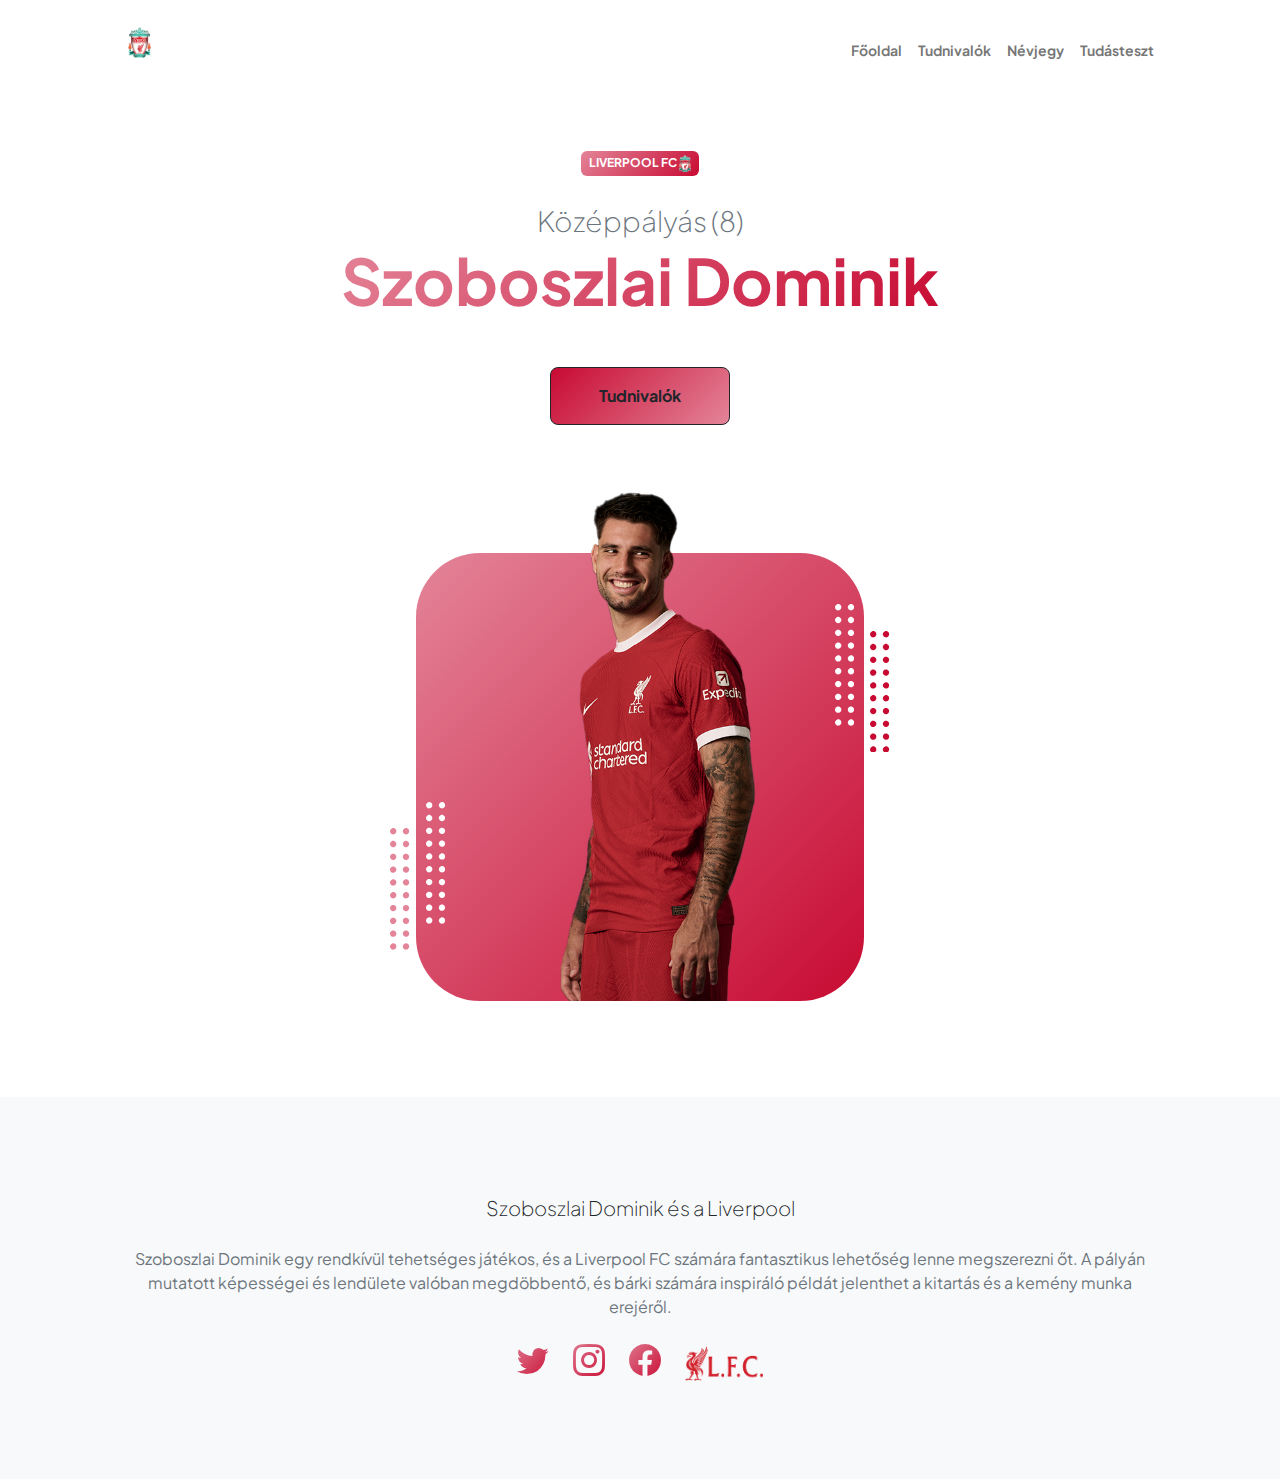
<file: index.html>
<!DOCTYPE html>
<html lang="hu">

<head>
    <meta charset="utf-8" />
    <meta name="viewport" content="width=device-width, initial-scale=1, shrink-to-fit=no" />
    <meta name="description" content="" />
    <meta name="author" content="" />
    <title>Szoboszlai Dominik Rajongóioldal</title>
    <!-- Favicon-->
    <link rel="icon" type="image/x-icon" href="assets/football.ball.png" />
    <!-- Custom Google font-->
    <link rel="preconnect" href="https://fonts.googleapis.com" />
    <link rel="preconnect" href="https://fonts.gstatic.com" crossorigin />
    <link
        href="https://fonts.googleapis.com/css2?family=Plus+Jakarta+Sans:wght@100;200;300;400;500;600;700;800;900&amp;display=swap"
        rel="stylesheet" />
    <!-- Bootstrap icons-->
    <link href="https://cdn.jsdelivr.net/npm/bootstrap-icons@1.8.1/font/bootstrap-icons.css" rel="stylesheet" />
    <!-- Core theme CSS (includes Bootstrap)-->
    <link href="css/styles.css" rel="stylesheet" />
    <meta name="viewport" content="width=device-width, initial-scale=1.0">
</head>

<body class="d-flex flex-column h-100">
    <main class="flex-shrink-0">
        <!-- Navigation-->
        <nav class="navbar navbar-expand-lg navbar-light bg-white py-3  ">
            <div class="container px-5">
                <p><span class="fw-bolder text-primary"><img class="navbar-brand" style="
                        height: 53px;" src="assets/liverpoolbadgetransparentbackground-2.png" alt=""></span></p>
                <button class="navbar-toggler" type="button" data-bs-toggle="collapse"
                    data-bs-target="#navbarSupportedContent" aria-controls="navbarSupportedContent"
                    aria-expanded="false" aria-label="Toggle navigation"><span
                        class="navbar-toggler-icon"></span></button>
                <div class="collapse navbar-collapse" id="navbarSupportedContent">
                    <ul class="navbar-nav ms-auto mb-2 mb-lg-0 small fw-bolder">
                        <li class="nav-item"><a class="nav-link" href="index.html">Főoldal</a></li>
                        <li class="nav-item"><a class="nav-link" href="projects.html">Tudnivalók</a></li>
                        <li class="nav-item"><a class="nav-link" href="Névjegy.html">Névjegy</a></li>
                        <li class="nav-item"><a class="nav-link" href="tudasteszt.html">Tudásteszt</a></li>
                    </ul>
                </div>
            </div>
        </nav>
        <!-- Header-->
        <header class="py-5">
            <div class="container px-5 pb-5">
                <div class="row gx-5 align-items-center">
                    <div class="col-xxl-5">
                        <!-- Header text content-->
                        <div class="text-center text-xxl-start">
                            <div class="badge bg-gradient-primary-to-secondary text-white mb-4">
                                <div class="text-uppercase">Liverpool FC <img style="height: 17px;"
                                        src="assets/liverpoolbadgetransparentbackground.png" alt=""></div>
                            </div>
                            <div class="fs-3 fw-light text-muted">Középpályás (8)</div>
                            <h1 class="display-3 fw-bolder mb-5"><span class="text-gradient d-inline">Szoboszlai
                                    Dominik</span></h1>
                            <div
                                class="d-grid gap-3 d-sm-flex justify-content-sm-center justify-content-xxl-start mb-3">
                                <a class="btn btn-outline-dark btn-lg px-5 py-3 fs-6 fw-bolder"
                                    href="projects.html">Tudnivalók</a>
                            </div>
                        </div>
                    </div>
                    <div class="col-xxl-7">
                        <!-- Header profile picture-->
                        <div class="d-flex justify-content-center mt-5 mt-xxl-0">
                            <div class="profile bg-gradient-primary-to-secondary">
                                <!-- TIP: For best results, use a photo with a transparent background like the demo example below-->
                                <!-- Watch a tutorial on how to do this on YouTube (link)-->
                                <img class="profile-img" src="assets/szd.png" alt="..." backgr />
                                <div class="dots-1">
                                    <!-- SVG Dots-->
                                    <svg version="1.1" xmlns="http://www.w3.org/2000/svg"
                                        xmlns:xlink="http://www.w3.org/1999/xlink" x="0px" y="0px"
                                        viewBox="0 0 191.6 1215.4" style="enable-background: new 0 0 191.6 1215.4"
                                        xml:space="preserve">
                                        <g transform="translate(0.000000,1280.000000) scale(0.100000,-0.100000)">
                                            <path
                                                d="M227.7,12788.6c-105-35-200-141-222-248c-43-206,163-412,369-369c155,32,275,190,260,339c-11,105-90,213-190,262        C383.7,12801.6,289.7,12808.6,227.7,12788.6z">
                                            </path>
                                            <path
                                                d="M1507.7,12788.6c-151-50-253-216-222-362c25-119,136-230,254-255c194-41,395,142,375,339c-11,105-90,213-190,262        C1663.7,12801.6,1569.7,12808.6,1507.7,12788.6z">
                                            </path>
                                            <path
                                                d="M227.7,11508.6c-105-35-200-141-222-248c-43-206,163-412,369-369c155,32,275,190,260,339c-11,105-90,213-190,262        C383.7,11521.6,289.7,11528.6,227.7,11508.6z">
                                            </path>
                                            <path
                                                d="M1507.7,11508.6c-151-50-253-216-222-362c25-119,136-230,254-255c194-41,395,142,375,339c-11,105-90,213-190,262        C1663.7,11521.6,1569.7,11528.6,1507.7,11508.6z">
                                            </path>
                                            <path
                                                d="M227.7,10228.6c-105-35-200-141-222-248c-43-206,163-412,369-369c155,32,275,190,260,339c-11,105-90,213-190,262        C383.7,10241.6,289.7,10248.6,227.7,10228.6z">
                                            </path>
                                            <path
                                                d="M1507.7,10228.6c-105-35-200-141-222-248c-43-206,163-412,369-369c155,32,275,190,260,339c-11,105-90,213-190,262        C1663.7,10241.6,1569.7,10248.6,1507.7,10228.6z">
                                            </path>
                                            <path
                                                d="M227.7,8948.6c-105-35-200-141-222-248c-43-206,163-412,369-369c155,32,275,190,260,339c-11,105-90,213-190,262        C383.7,8961.6,289.7,8968.6,227.7,8948.6z">
                                            </path>
                                            <path
                                                d="M1507.7,8948.6c-105-35-200-141-222-248c-43-206,163-412,369-369c155,32,275,190,260,339c-11,105-90,213-190,262        C1663.7,8961.6,1569.7,8968.6,1507.7,8948.6z">
                                            </path>
                                            <path
                                                d="M227.7,7668.6c-105-35-200-141-222-248c-43-206,163-412,369-369c155,32,275,190,260,339c-11,105-90,213-190,262        C383.7,7681.6,289.7,7688.6,227.7,7668.6z">
                                            </path>
                                            <path
                                                d="M1507.7,7668.6c-105-35-200-141-222-248c-43-206,163-412,369-369c155,32,275,190,260,339c-11,105-90,213-190,262        C1663.7,7681.6,1569.7,7688.6,1507.7,7668.6z">
                                            </path>
                                            <path
                                                d="M227.7,6388.6c-105-35-200-141-222-248c-43-206,163-412,369-369c155,32,275,190,260,339c-11,105-90,213-190,262        C383.7,6401.6,289.7,6408.6,227.7,6388.6z">
                                            </path>
                                            <path
                                                d="M1507.7,6388.6c-105-35-200-141-222-248c-43-206,163-412,369-369c155,32,275,190,260,339c-11,105-90,213-190,262        C1663.7,6401.6,1569.7,6408.6,1507.7,6388.6z">
                                            </path>
                                            <path
                                                d="M227.7,5108.6c-105-35-200-141-222-248c-43-206,163-412,369-369c155,32,275,190,260,339c-11,105-90,213-190,262        C383.7,5121.6,289.7,5128.6,227.7,5108.6z">
                                            </path>
                                            <path
                                                d="M1507.7,5108.6c-105-35-200-141-222-248c-43-206,163-412,369-369c155,32,275,190,260,339c-11,105-90,213-190,262        C1663.7,5121.6,1569.7,5128.6,1507.7,5108.6z">
                                            </path>
                                            <path
                                                d="M227.7,3828.6c-105-35-200-141-222-248c-43-206,163-412,369-369c155,32,275,190,260,339c-11,105-90,213-190,262        C383.7,3841.6,289.7,3848.6,227.7,3828.6z">
                                            </path>
                                            <path
                                                d="M1507.7,3828.6c-105-35-200-141-222-248c-43-206,163-412,369-369c155,32,275,190,260,339c-11,105-90,213-190,262        C1663.7,3841.6,1569.7,3848.6,1507.7,3828.6z">
                                            </path>
                                            <path
                                                d="M227.7,2548.6c-105-35-200-141-222-248c-43-206,163-412,369-369c155,32,275,190,260,339c-11,105-90,213-190,262        C383.7,2561.6,289.7,2568.6,227.7,2548.6z">
                                            </path>
                                            <path
                                                d="M1507.7,2548.6c-105-35-200-141-222-248c-43-206,163-412,369-369c155,32,275,190,260,339c-11,105-90,213-190,262        C1663.7,2561.6,1569.7,2568.6,1507.7,2548.6z">
                                            </path>
                                            <path
                                                d="M227.7,1268.6c-105-35-200-141-222-248c-43-206,163-412,369-369c155,32,275,190,260,339c-11,105-90,213-190,262        C383.7,1281.6,289.7,1288.6,227.7,1268.6z">
                                            </path>
                                            <path
                                                d="M1507.7,1268.6c-105-35-200-141-222-248c-43-206,163-412,369-369c155,32,275,190,260,339c-11,105-90,213-190,262        C1663.7,1281.6,1569.7,1288.6,1507.7,1268.6z">
                                            </path>
                                        </g>
                                    </svg>
                                    <!-- END of SVG dots-->
                                </div>
                                <div class="dots-2">
                                    <!-- SVG Dots-->
                                    <svg version="1.1" xmlns="http://www.w3.org/2000/svg"
                                        xmlns:xlink="http://www.w3.org/1999/xlink" x="0px" y="0px"
                                        viewBox="0 0 191.6 1215.4" style="enable-background: new 0 0 191.6 1215.4"
                                        xml:space="preserve">
                                        <g transform="translate(0.000000,1280.000000) scale(0.100000,-0.100000)">
                                            <path
                                                d="M227.7,12788.6c-105-35-200-141-222-248c-43-206,163-412,369-369c155,32,275,190,260,339c-11,105-90,213-190,262        C383.7,12801.6,289.7,12808.6,227.7,12788.6z">
                                            </path>
                                            <path
                                                d="M1507.7,12788.6c-151-50-253-216-222-362c25-119,136-230,254-255c194-41,395,142,375,339c-11,105-90,213-190,262        C1663.7,12801.6,1569.7,12808.6,1507.7,12788.6z">
                                            </path>
                                            <path
                                                d="M227.7,11508.6c-105-35-200-141-222-248c-43-206,163-412,369-369c155,32,275,190,260,339c-11,105-90,213-190,262        C383.7,11521.6,289.7,11528.6,227.7,11508.6z">
                                            </path>
                                            <path
                                                d="M1507.7,11508.6c-151-50-253-216-222-362c25-119,136-230,254-255c194-41,395,142,375,339c-11,105-90,213-190,262        C1663.7,11521.6,1569.7,11528.6,1507.7,11508.6z">
                                            </path>
                                            <path
                                                d="M227.7,10228.6c-105-35-200-141-222-248c-43-206,163-412,369-369c155,32,275,190,260,339c-11,105-90,213-190,262        C383.7,10241.6,289.7,10248.6,227.7,10228.6z">
                                            </path>
                                            <path
                                                d="M1507.7,10228.6c-105-35-200-141-222-248c-43-206,163-412,369-369c155,32,275,190,260,339c-11,105-90,213-190,262        C1663.7,10241.6,1569.7,10248.6,1507.7,10228.6z">
                                            </path>
                                            <path
                                                d="M227.7,8948.6c-105-35-200-141-222-248c-43-206,163-412,369-369c155,32,275,190,260,339c-11,105-90,213-190,262        C383.7,8961.6,289.7,8968.6,227.7,8948.6z">
                                            </path>
                                            <path
                                                d="M1507.7,8948.6c-105-35-200-141-222-248c-43-206,163-412,369-369c155,32,275,190,260,339c-11,105-90,213-190,262        C1663.7,8961.6,1569.7,8968.6,1507.7,8948.6z">
                                            </path>
                                            <path
                                                d="M227.7,7668.6c-105-35-200-141-222-248c-43-206,163-412,369-369c155,32,275,190,260,339c-11,105-90,213-190,262        C383.7,7681.6,289.7,7688.6,227.7,7668.6z">
                                            </path>
                                            <path
                                                d="M1507.7,7668.6c-105-35-200-141-222-248c-43-206,163-412,369-369c155,32,275,190,260,339c-11,105-90,213-190,262        C1663.7,7681.6,1569.7,7688.6,1507.7,7668.6z">
                                            </path>
                                            <path
                                                d="M227.7,6388.6c-105-35-200-141-222-248c-43-206,163-412,369-369c155,32,275,190,260,339c-11,105-90,213-190,262        C383.7,6401.6,289.7,6408.6,227.7,6388.6z">
                                            </path>
                                            <path
                                                d="M1507.7,6388.6c-105-35-200-141-222-248c-43-206,163-412,369-369c155,32,275,190,260,339c-11,105-90,213-190,262        C1663.7,6401.6,1569.7,6408.6,1507.7,6388.6z">
                                            </path>
                                            <path
                                                d="M227.7,5108.6c-105-35-200-141-222-248c-43-206,163-412,369-369c155,32,275,190,260,339c-11,105-90,213-190,262        C383.7,5121.6,289.7,5128.6,227.7,5108.6z">
                                            </path>
                                            <path
                                                d="M1507.7,5108.6c-105-35-200-141-222-248c-43-206,163-412,369-369c155,32,275,190,260,339c-11,105-90,213-190,262        C1663.7,5121.6,1569.7,5128.6,1507.7,5108.6z">
                                            </path>
                                            <path
                                                d="M227.7,3828.6c-105-35-200-141-222-248c-43-206,163-412,369-369c155,32,275,190,260,339c-11,105-90,213-190,262        C383.7,3841.6,289.7,3848.6,227.7,3828.6z">
                                            </path>
                                            <path
                                                d="M1507.7,3828.6c-105-35-200-141-222-248c-43-206,163-412,369-369c155,32,275,190,260,339c-11,105-90,213-190,262        C1663.7,3841.6,1569.7,3848.6,1507.7,3828.6z">
                                            </path>
                                            <path
                                                d="M227.7,2548.6c-105-35-200-141-222-248c-43-206,163-412,369-369c155,32,275,190,260,339c-11,105-90,213-190,262        C383.7,2561.6,289.7,2568.6,227.7,2548.6z">
                                            </path>
                                            <path
                                                d="M1507.7,2548.6c-105-35-200-141-222-248c-43-206,163-412,369-369c155,32,275,190,260,339c-11,105-90,213-190,262        C1663.7,2561.6,1569.7,2568.6,1507.7,2548.6z">
                                            </path>
                                            <path
                                                d="M227.7,1268.6c-105-35-200-141-222-248c-43-206,163-412,369-369c155,32,275,190,260,339c-11,105-90,213-190,262        C383.7,1281.6,289.7,1288.6,227.7,1268.6z">
                                            </path>
                                            <path
                                                d="M1507.7,1268.6c-105-35-200-141-222-248c-43-206,163-412,369-369c155,32,275,190,260,339c-11,105-90,213-190,262        C1663.7,1281.6,1569.7,1288.6,1507.7,1268.6z">
                                            </path>
                                        </g>
                                    </svg>
                                    <!-- END of SVG dots-->
                                </div>
                                <div class="dots-3">
                                    <!-- SVG Dots-->
                                    <svg version="1.1" xmlns="http://www.w3.org/2000/svg"
                                        xmlns:xlink="http://www.w3.org/1999/xlink" x="0px" y="0px"
                                        viewBox="0 0 191.6 1215.4" style="enable-background: new 0 0 191.6 1215.4"
                                        xml:space="preserve">
                                        <g transform="translate(0.000000,1280.000000) scale(0.100000,-0.100000)">
                                            <path
                                                d="M227.7,12788.6c-105-35-200-141-222-248c-43-206,163-412,369-369c155,32,275,190,260,339c-11,105-90,213-190,262        C383.7,12801.6,289.7,12808.6,227.7,12788.6z">
                                            </path>
                                            <path
                                                d="M1507.7,12788.6c-151-50-253-216-222-362c25-119,136-230,254-255c194-41,395,142,375,339c-11,105-90,213-190,262        C1663.7,12801.6,1569.7,12808.6,1507.7,12788.6z">
                                            </path>
                                            <path
                                                d="M227.7,11508.6c-105-35-200-141-222-248c-43-206,163-412,369-369c155,32,275,190,260,339c-11,105-90,213-190,262        C383.7,11521.6,289.7,11528.6,227.7,11508.6z">
                                            </path>
                                            <path
                                                d="M1507.7,11508.6c-151-50-253-216-222-362c25-119,136-230,254-255c194-41,395,142,375,339c-11,105-90,213-190,262        C1663.7,11521.6,1569.7,11528.6,1507.7,11508.6z">
                                            </path>
                                            <path
                                                d="M227.7,10228.6c-105-35-200-141-222-248c-43-206,163-412,369-369c155,32,275,190,260,339c-11,105-90,213-190,262        C383.7,10241.6,289.7,10248.6,227.7,10228.6z">
                                            </path>
                                            <path
                                                d="M1507.7,10228.6c-105-35-200-141-222-248c-43-206,163-412,369-369c155,32,275,190,260,339c-11,105-90,213-190,262        C1663.7,10241.6,1569.7,10248.6,1507.7,10228.6z">
                                            </path>
                                            <path
                                                d="M227.7,8948.6c-105-35-200-141-222-248c-43-206,163-412,369-369c155,32,275,190,260,339c-11,105-90,213-190,262        C383.7,8961.6,289.7,8968.6,227.7,8948.6z">
                                            </path>
                                            <path
                                                d="M1507.7,8948.6c-105-35-200-141-222-248c-43-206,163-412,369-369c155,32,275,190,260,339c-11,105-90,213-190,262        C1663.7,8961.6,1569.7,8968.6,1507.7,8948.6z">
                                            </path>
                                            <path
                                                d="M227.7,7668.6c-105-35-200-141-222-248c-43-206,163-412,369-369c155,32,275,190,260,339c-11,105-90,213-190,262        C383.7,7681.6,289.7,7688.6,227.7,7668.6z">
                                            </path>
                                            <path
                                                d="M1507.7,7668.6c-105-35-200-141-222-248c-43-206,163-412,369-369c155,32,275,190,260,339c-11,105-90,213-190,262        C1663.7,7681.6,1569.7,7688.6,1507.7,7668.6z">
                                            </path>
                                            <path
                                                d="M227.7,6388.6c-105-35-200-141-222-248c-43-206,163-412,369-369c155,32,275,190,260,339c-11,105-90,213-190,262        C383.7,6401.6,289.7,6408.6,227.7,6388.6z">
                                            </path>
                                            <path
                                                d="M1507.7,6388.6c-105-35-200-141-222-248c-43-206,163-412,369-369c155,32,275,190,260,339c-11,105-90,213-190,262        C1663.7,6401.6,1569.7,6408.6,1507.7,6388.6z">
                                            </path>
                                            <path
                                                d="M227.7,5108.6c-105-35-200-141-222-248c-43-206,163-412,369-369c155,32,275,190,260,339c-11,105-90,213-190,262        C383.7,5121.6,289.7,5128.6,227.7,5108.6z">
                                            </path>
                                            <path
                                                d="M1507.7,5108.6c-105-35-200-141-222-248c-43-206,163-412,369-369c155,32,275,190,260,339c-11,105-90,213-190,262        C1663.7,5121.6,1569.7,5128.6,1507.7,5108.6z">
                                            </path>
                                            <path
                                                d="M227.7,3828.6c-105-35-200-141-222-248c-43-206,163-412,369-369c155,32,275,190,260,339c-11,105-90,213-190,262        C383.7,3841.6,289.7,3848.6,227.7,3828.6z">
                                            </path>
                                            <path
                                                d="M1507.7,3828.6c-105-35-200-141-222-248c-43-206,163-412,369-369c155,32,275,190,260,339c-11,105-90,213-190,262        C1663.7,3841.6,1569.7,3848.6,1507.7,3828.6z">
                                            </path>
                                            <path
                                                d="M227.7,2548.6c-105-35-200-141-222-248c-43-206,163-412,369-369c155,32,275,190,260,339c-11,105-90,213-190,262        C383.7,2561.6,289.7,2568.6,227.7,2548.6z">
                                            </path>
                                            <path
                                                d="M1507.7,2548.6c-105-35-200-141-222-248c-43-206,163-412,369-369c155,32,275,190,260,339c-11,105-90,213-190,262        C1663.7,2561.6,1569.7,2568.6,1507.7,2548.6z">
                                            </path>
                                            <path
                                                d="M227.7,1268.6c-105-35-200-141-222-248c-43-206,163-412,369-369c155,32,275,190,260,339c-11,105-90,213-190,262        C383.7,1281.6,289.7,1288.6,227.7,1268.6z">
                                            </path>
                                            <path
                                                d="M1507.7,1268.6c-105-35-200-141-222-248c-43-206,163-412,369-369c155,32,275,190,260,339c-11,105-90,213-190,262        C1663.7,1281.6,1569.7,1288.6,1507.7,1268.6z">
                                            </path>
                                        </g>
                                    </svg>
                                    <!-- END of SVG dots-->
                                </div>
                                <div class="dots-4">
                                    <!-- SVG Dots-->
                                    <svg version="1.1" xmlns="http://www.w3.org/2000/svg"
                                        xmlns:xlink="http://www.w3.org/1999/xlink" x="0px" y="0px"
                                        viewBox="0 0 191.6 1215.4" style="enable-background: new 0 0 191.6 1215.4"
                                        xml:space="preserve">
                                        <g transform="translate(0.000000,1280.000000) scale(0.100000,-0.100000)">
                                            <path
                                                d="M227.7,12788.6c-105-35-200-141-222-248c-43-206,163-412,369-369c155,32,275,190,260,339c-11,105-90,213-190,262        C383.7,12801.6,289.7,12808.6,227.7,12788.6z">
                                            </path>
                                            <path
                                                d="M1507.7,12788.6c-151-50-253-216-222-362c25-119,136-230,254-255c194-41,395,142,375,339c-11,105-90,213-190,262        C1663.7,12801.6,1569.7,12808.6,1507.7,12788.6z">
                                            </path>
                                            <path
                                                d="M227.7,11508.6c-105-35-200-141-222-248c-43-206,163-412,369-369c155,32,275,190,260,339c-11,105-90,213-190,262        C383.7,11521.6,289.7,11528.6,227.7,11508.6z">
                                            </path>
                                            <path
                                                d="M1507.7,11508.6c-151-50-253-216-222-362c25-119,136-230,254-255c194-41,395,142,375,339c-11,105-90,213-190,262        C1663.7,11521.6,1569.7,11528.6,1507.7,11508.6z">
                                            </path>
                                            <path
                                                d="M227.7,10228.6c-105-35-200-141-222-248c-43-206,163-412,369-369c155,32,275,190,260,339c-11,105-90,213-190,262        C383.7,10241.6,289.7,10248.6,227.7,10228.6z">
                                            </path>
                                            <path
                                                d="M1507.7,10228.6c-105-35-200-141-222-248c-43-206,163-412,369-369c155,32,275,190,260,339c-11,105-90,213-190,262        C1663.7,10241.6,1569.7,10248.6,1507.7,10228.6z">
                                            </path>
                                            <path
                                                d="M227.7,8948.6c-105-35-200-141-222-248c-43-206,163-412,369-369c155,32,275,190,260,339c-11,105-90,213-190,262        C383.7,8961.6,289.7,8968.6,227.7,8948.6z">
                                            </path>
                                            <path
                                                d="M1507.7,8948.6c-105-35-200-141-222-248c-43-206,163-412,369-369c155,32,275,190,260,339c-11,105-90,213-190,262        C1663.7,8961.6,1569.7,8968.6,1507.7,8948.6z">
                                            </path>
                                            <path
                                                d="M227.7,7668.6c-105-35-200-141-222-248c-43-206,163-412,369-369c155,32,275,190,260,339c-11,105-90,213-190,262        C383.7,7681.6,289.7,7688.6,227.7,7668.6z">
                                            </path>
                                            <path
                                                d="M1507.7,7668.6c-105-35-200-141-222-248c-43-206,163-412,369-369c155,32,275,190,260,339c-11,105-90,213-190,262        C1663.7,7681.6,1569.7,7688.6,1507.7,7668.6z">
                                            </path>
                                            <path
                                                d="M227.7,6388.6c-105-35-200-141-222-248c-43-206,163-412,369-369c155,32,275,190,260,339c-11,105-90,213-190,262        C383.7,6401.6,289.7,6408.6,227.7,6388.6z">
                                            </path>
                                            <path
                                                d="M1507.7,6388.6c-105-35-200-141-222-248c-43-206,163-412,369-369c155,32,275,190,260,339c-11,105-90,213-190,262        C1663.7,6401.6,1569.7,6408.6,1507.7,6388.6z">
                                            </path>
                                            <path
                                                d="M227.7,5108.6c-105-35-200-141-222-248c-43-206,163-412,369-369c155,32,275,190,260,339c-11,105-90,213-190,262        C383.7,5121.6,289.7,5128.6,227.7,5108.6z">
                                            </path>
                                            <path
                                                d="M1507.7,5108.6c-105-35-200-141-222-248c-43-206,163-412,369-369c155,32,275,190,260,339c-11,105-90,213-190,262        C1663.7,5121.6,1569.7,5128.6,1507.7,5108.6z">
                                            </path>
                                            <path
                                                d="M227.7,3828.6c-105-35-200-141-222-248c-43-206,163-412,369-369c155,32,275,190,260,339c-11,105-90,213-190,262        C383.7,3841.6,289.7,3848.6,227.7,3828.6z">
                                            </path>
                                            <path
                                                d="M1507.7,3828.6c-105-35-200-141-222-248c-43-206,163-412,369-369c155,32,275,190,260,339c-11,105-90,213-190,262        C1663.7,3841.6,1569.7,3848.6,1507.7,3828.6z">
                                            </path>
                                            <path
                                                d="M227.7,2548.6c-105-35-200-141-222-248c-43-206,163-412,369-369c155,32,275,190,260,339c-11,105-90,213-190,262        C383.7,2561.6,289.7,2568.6,227.7,2548.6z">
                                            </path>
                                            <path
                                                d="M1507.7,2548.6c-105-35-200-141-222-248c-43-206,163-412,369-369c155,32,275,190,260,339c-11,105-90,213-190,262        C1663.7,2561.6,1569.7,2568.6,1507.7,2548.6z">
                                            </path>
                                            <path
                                                d="M227.7,1268.6c-105-35-200-141-222-248c-43-206,163-412,369-369c155,32,275,190,260,339c-11,105-90,213-190,262        C383.7,1281.6,289.7,1288.6,227.7,1268.6z">
                                            </path>
                                            <path
                                                d="M1507.7,1268.6c-105-35-200-141-222-248c-43-206,163-412,369-369c155,32,275,190,260,339c-11,105-90,213-190,262        C1663.7,1281.6,1569.7,1288.6,1507.7,1268.6z">
                                            </path>
                                        </g>
                                    </svg>
                                    <!-- END of SVG dots-->
                                </div>
                            </div>
                        </div>
                    </div>
                </div>
            </div>
        </header>
        <!-- About Section-->
        <section class="bg-light py-5">
            <div class="container px-5">
                <div class="row gx-5 justify-content-center">
                    <div class="col-xxl-8">
                        <div class="text-center my-5">
                            <h2 class="display-5 fw-bolder"><span class="text-gradient d-inline"></span></h2>
                            <p class="lead fw-light mb-4">Szoboszlai Dominik és a Liverpool</p>
                            <p class="text-muted">Szoboszlai Dominik egy rendkívül tehetséges játékos, és a Liverpool FC
                                számára fantasztikus lehetőség lenne megszerezni őt. A pályán mutatott képességei és
                                lendülete valóban megdöbbentő, és bárki számára inspiráló példát jelenthet a kitartás és
                                a kemény munka erejéről.</p>
                            <div class="d-flex justify-content-center fs-2 gap-4">
                                <a target="_blank" class="text-gradient" href="https://twitter.com/Dom_Szoboszlai"><i
                                        class="bi bi-twitter"></i></a>
                                <a target="_blank" class="text-gradient"
                                    href="https://www.instagram.com/szoboszlaidominik/"><i
                                        class="bi bi-instagram"></i></a>
                                <a target="_blank" class="text-gradient"
                                    href="https://www.facebook.com/dominikszoboszlaiofficial"><i
                                        class="bi bi-facebook"></i></a>
                                <a target="_blank" class="text-gradient" href="https://video.liverpoolfc.com/"><img
                                        style="height: 35px; align-items: top;"
                                        src="assets/liverpool-logo-liverpool.png" alt=""></a>

                            </div>
                        </div>
                    </div>
                </div>
            </div>
        </section>
    </main>
    <!-- Footer-->
    <!-- Bootstrap core JS-->
    <script src="https://cdn.jsdelivr.net/npm/bootstrap@5.2.3/dist/js/bootstrap.bundle.min.js"></script>
    <!-- Core theme JS-->
    <script src="js/scripts.js"></script>
</body>

</html
</file>
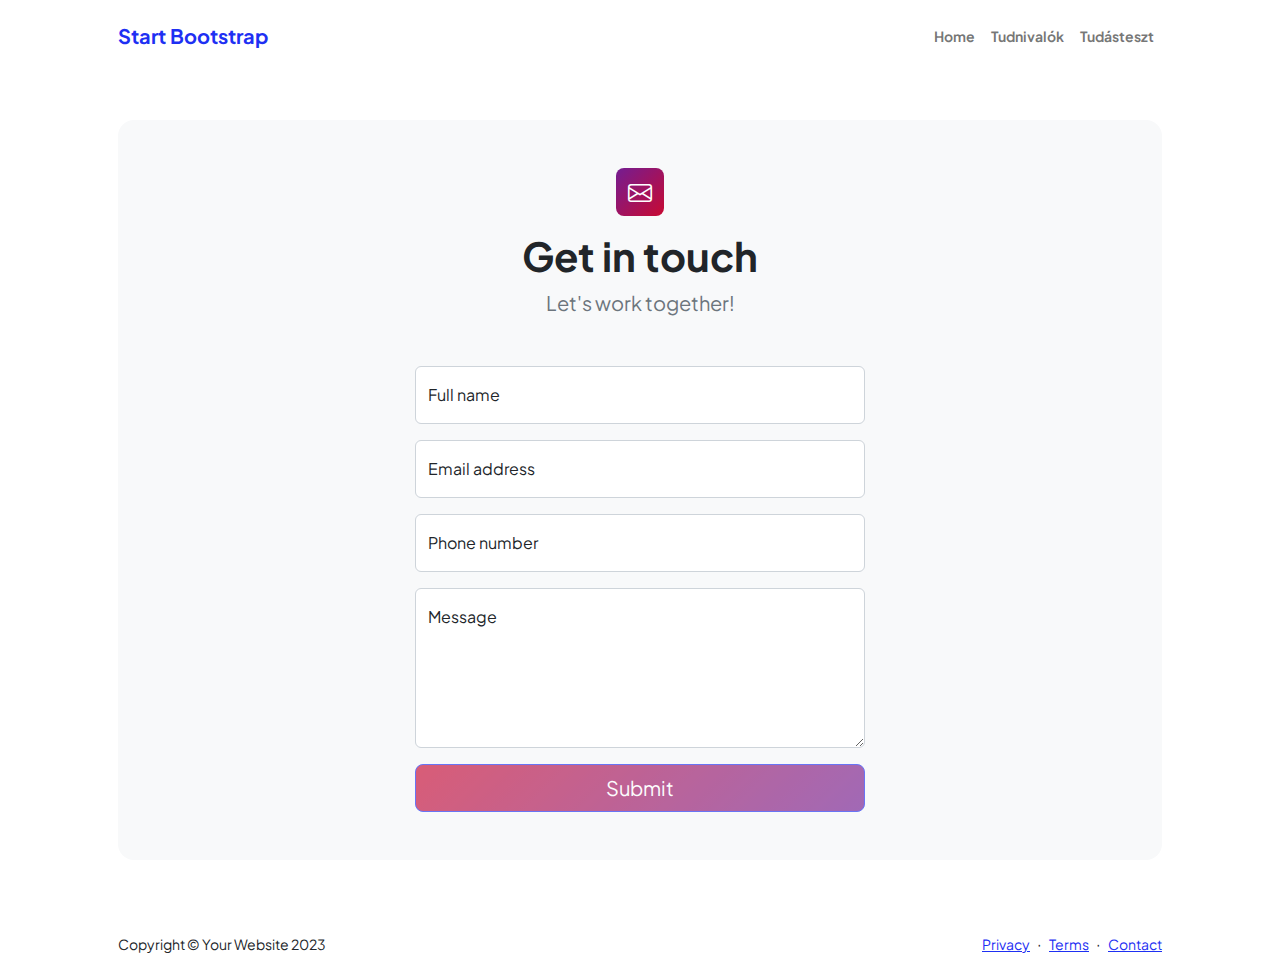
<file: contact.html>
<!DOCTYPE html>
<html lang="en">
    <head>
        <meta charset="utf-8" />
        <meta name="viewport" content="width=device-width, initial-scale=1, shrink-to-fit=no" />
        <meta name="description" content />
        <meta name="author" content />
        <title>Szoboszlai Dominik Rajongóioldal</title>
        <!-- Favicon-->
        <link rel="icon" type="image/x-icon" href="assets/football.ball.png" />
        <!-- Custom Google font-->
        <link rel="preconnect" href="https://fonts.googleapis.com" />
        <link rel="preconnect" href="https://fonts.gstatic.com" crossorigin />
        <link href="https://fonts.googleapis.com/css2?family=Plus+Jakarta+Sans:wght@100;200;300;400;500;600;700;800;900&amp;display=swap" rel="stylesheet" />
        <!-- Bootstrap icons-->
        <link href="https://cdn.jsdelivr.net/npm/bootstrap-icons@1.8.1/font/bootstrap-icons.css" rel="stylesheet" />
        <!-- Core theme CSS (includes Bootstrap)-->
        <link href="css/styles.css" rel="stylesheet" />
    </head>
    <body class="d-flex flex-column">
        <main class="flex-shrink-0">
            <!-- Navigation-->
            <nav class="navbar navbar-expand-lg navbar-light bg-white py-3">
                <div class="container px-5">
                    <a class="navbar-brand" href="index.html"><span class="fw-bolder text-primary">Start Bootstrap</span></a>
                    <button class="navbar-toggler" type="button" data-bs-toggle="collapse" data-bs-target="#navbarSupportedContent" aria-controls="navbarSupportedContent" aria-expanded="false" aria-label="Toggle navigation"><span class="navbar-toggler-icon"></span></button>
                    <div class="collapse navbar-collapse" id="navbarSupportedContent">
                        <ul class="navbar-nav ms-auto mb-2 mb-lg-0 small fw-bolder">
                            <li class="nav-item"><a class="nav-link" href="index.html">Home</a></li>
                            <li class="nav-item"><a class="nav-link" href="projects.html">Tudnivalók</a></li>
                            <li class="nav-item"><a class="nav-link" href="tudasteszt.html">Tudásteszt</a></li>
                        </ul>
                    </div>
                </div>
            </nav>
            <!-- Page content-->
            <section class="py-5">
                <div class="container px-5">
                    <!-- Contact form-->
                    <div class="bg-light rounded-4 py-5 px-4 px-md-5">
                        <div class="text-center mb-5">
                            <div class="feature bg-primary bg-gradient-primary-to-secondary text-white rounded-3 mb-3"><i class="bi bi-envelope"></i></div>
                            <h1 class="fw-bolder">Get in touch</h1>
                            <p class="lead fw-normal text-muted mb-0">Let's work together!</p>
                        </div>
                        <div class="row gx-5 justify-content-center">
                            <div class="col-lg-8 col-xl-6">
                                <!-- * * * * * * * * * * * * * * *-->
                                <!-- * * SB Forms Contact Form * *-->
                                <!-- * * * * * * * * * * * * * * *-->
                                <!-- This form is pre-integrated with SB Forms.-->
                                <!-- To make this form functional, sign up at-->
                                <!-- https://startbootstrap.com/solution/contact-forms-->
                                <!-- to get an API token!-->
                                <form id="contactForm" data-sb-form-api-token="API_TOKEN">
                                    <!-- Name input-->
                                    <div class="form-floating mb-3">
                                        <input class="form-control" id="name" type="text" placeholder="Enter your name..." data-sb-validations="required" />
                                        <label for="name">Full name</label>
                                        <div class="invalid-feedback" data-sb-feedback="name:required">A name is required.</div>
                                    </div>
                                    <!-- Email address input-->
                                    <div class="form-floating mb-3">
                                        <input class="form-control" id="email" type="email" placeholder="name@example.com" data-sb-validations="required,email" />
                                        <label for="email">Email address</label>
                                        <div class="invalid-feedback" data-sb-feedback="email:required">An email is required.</div>
                                        <div class="invalid-feedback" data-sb-feedback="email:email">Email is not valid.</div>
                                    </div>
                                    <!-- Phone number input-->
                                    <div class="form-floating mb-3">
                                        <input class="form-control" id="phone" type="tel" placeholder="(123) 456-7890" data-sb-validations="required" />
                                        <label for="phone">Phone number</label>
                                        <div class="invalid-feedback" data-sb-feedback="phone:required">A phone number is required.</div>
                                    </div>
                                    <!-- Message input-->
                                    <div class="form-floating mb-3">
                                        <textarea class="form-control" id="message" type="text" placeholder="Enter your message here..." style="height: 10rem" data-sb-validations="required"></textarea>
                                        <label for="message">Message</label>
                                        <div class="invalid-feedback" data-sb-feedback="message:required">A message is required.</div>
                                    </div>
                                    <!-- Submit success message-->
                                    <!---->
                                    <!-- This is what your users will see when the form-->
                                    <!-- has successfully submitted-->
                                    <div class="d-none" id="submitSuccessMessage">
                                        <div class="text-center mb-3">
                                            <div class="fw-bolder">Form submission successful!</div>
                                            To activate this form, sign up at
                                            <br />
                                            <a href="https://startbootstrap.com/solution/contact-forms">https://startbootstrap.com/solution/contact-forms</a>
                                        </div>
                                    </div>
                                    <!-- Submit error message-->
                                    <!---->
                                    <!-- This is what your users will see when there is-->
                                    <!-- an error submitting the form-->
                                    <div class="d-none" id="submitErrorMessage"><div class="text-center text-danger mb-3">Error sending message!</div></div>
                                    <!-- Submit Button-->
                                    <div class="d-grid"><button class="btn btn-primary btn-lg disabled" id="submitButton" type="submit">Submit</button></div>
                                </form>
                            </div>
                        </div>
                    </div>
                </div>
            </section>
        </main>
        <!-- Footer-->
        <footer class="bg-white py-4 mt-auto">
            <div class="container px-5">
                <div class="row align-items-center justify-content-between flex-column flex-sm-row">
                    <div class="col-auto"><div class="small m-0">Copyright &copy; Your Website 2023</div></div>
                    <div class="col-auto">
                        <a class="small" href="#!">Privacy</a>
                        <span class="mx-1">&middot;</span>
                        <a class="small" href="#!">Terms</a>
                        <span class="mx-1">&middot;</span>
                        <a class="small" href="#!">Contact</a>
                    </div>
                </div>
            </div>
        </footer>
        <!-- Bootstrap core JS-->
        <script src="https://cdn.jsdelivr.net/npm/bootstrap@5.2.3/dist/js/bootstrap.bundle.min.js"></script>
        <!-- Core theme JS-->
        <script src="js/scripts.js"></script>
        <!-- * * * * * * * * * * * * * * * * * * * * * * * * * * * * * * * * * * * * * * * *-->
        <!-- * *                               SB Forms JS                               * *-->
        <!-- * * Activate your form at https://startbootstrap.com/solution/contact-forms * *-->
        <!-- * * * * * * * * * * * * * * * * * * * * * * * * * * * * * * * * * * * * * * * *-->
        <script src="https://cdn.startbootstrap.com/sb-forms-latest.js"></script>
    </body>
</html>
</file>
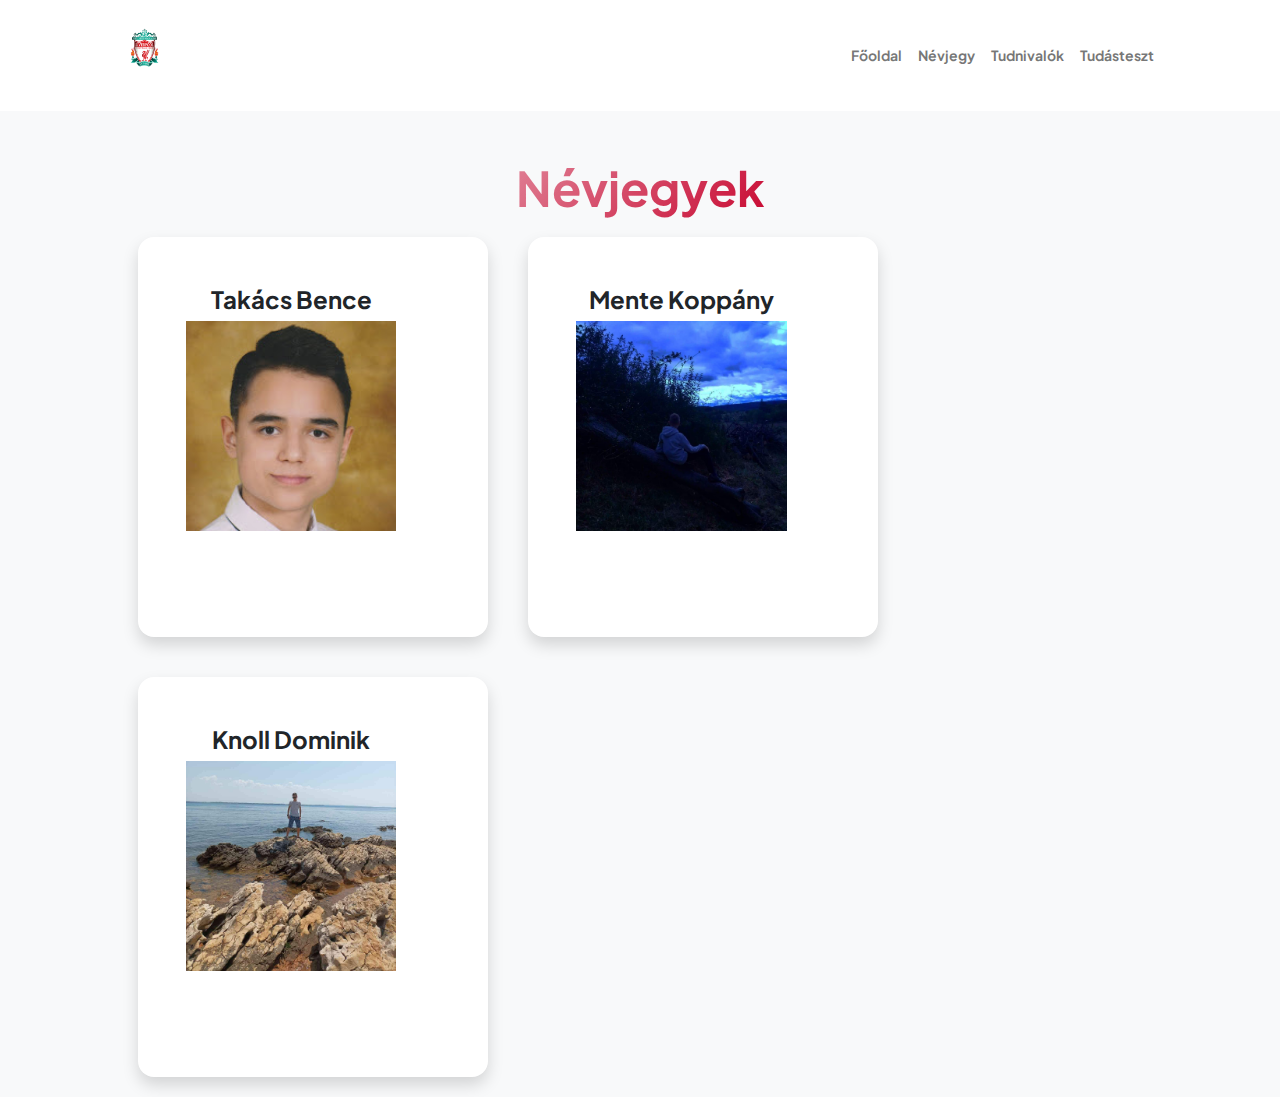
<file: Névjegy.html>
<!DOCTYPE html>
<html lang="hu">
    <head>
        <meta charset="utf-8" />
        <meta name="viewport" content="width=device-width, initial-scale=1, shrink-to-fit=no" />
        <meta name="description" content="" />
        <meta name="author" content="" />
        <title>Szoboszlai Dominik Rajongóioldal</title>
        <!-- Favicon-->
        <link rel="icon" type="image/x-icon" href="assets/football.ball.png" />
        <!-- Custom Google font-->
        <link rel="preconnect" href="https://fonts.googleapis.com" />
        <link rel="preconnect" href="https://fonts.gstatic.com" crossorigin />
        <link href="https://fonts.googleapis.com/css2?family=Plus+Jakarta+Sans:wght@100;200;300;400;500;600;700;800;900&amp;display=swap" rel="stylesheet" />
        <!-- Bootstrap icons-->
        <link href="https://cdn.jsdelivr.net/npm/bootstrap-icons@1.8.1/font/bootstrap-icons.css" rel="stylesheet" />
        <!-- Core theme CSS (includes Bootstrap)-->
        <link href="css/styles.css" rel="stylesheet" />
    </head>
    <body class="d-flex flex-column h-100 bg-light">
        <main class="flex-shrink-0">
            <!-- Navigation-->
            <nav class="navbar navbar-expand-lg navbar-light bg-white py-3">
                <div class="container px-5">
                    <p class="navbar-brand" href="index.html"><span class="fw-bolder text-primary"><img style="height: 53px;" src="assets/liverpoolbadgetransparentbackground-2.png" alt=""></span></p>
                    <button class="navbar-toggler" type="button" data-bs-toggle="collapse" data-bs-target="#navbarSupportedContent" aria-controls="navbarSupportedContent" aria-expanded="false" aria-label="Toggle navigation"><span class="navbar-toggler-icon"></span></button>
                    <div class="collapse navbar-collapse" id="navbarSupportedContent">
                        <ul class="navbar-nav ms-auto mb-2 mb-lg-0 small fw-bolder">
                            <li class="nav-item"><a class="nav-link" href="index.html">Főoldal</a></li>
                            <li class="nav-item"><a class="nav-link" href="resume.html">Névjegy</a></li>
                            <li class="nav-item"><a class="nav-link" href="projects.html">Tudnivalók</a></li>
                            <li class="nav-item"><a class="nav-link" href="tudasteszt.html">Tudásteszt</a></li>
                        </ul>
                    </div>
                </div>
            </nav>
            <!-- Page Content-->
            <div class="container px-5 my-5">
                <div class="text-center mb-5">
                    <h1 class="display-5 fw-bolder mb-0"><span class="text-gradient d-inline">Névjegyek</span></h1>
                    <div style="width: 350px; height: 400px; float: left; margin: 20px; text-align: center;"
                    class="card overflow-hidden shadow rounded-4 border-0">
                    <div class="card-body p-0">
                        <div class="d-flex align-items-center">
                            <div class="p-5">
                                <h4 style="font-weight: bold;">Takács Bence</h4>
                                <p><img style="height: 210px;" src="assets/bence.jpg" alt=""></p>
                            </div>
                        </div>
                    </div>
                </div>
                <div style="width: 350px; height: 400px; float: left; margin: 20px;text-align: center;"
                class="card overflow-hidden shadow rounded-4 border-0">
                <div class="card-body p-0">
                    <div class="d-flex align-items-center">
                        <div class="p-5">
                            <h4 style="font-weight: bold; align-content: center;">Mente Koppány</h4>
                            <p><img style="height: 210px;" src="assets/koppány.jpg" alt=""></p>
                        </div>
                    </div>
                </div>
            </div>
            <div style="width: 350px; height: 400px; float: left; margin: 20px;text-align: center;"
            class="card overflow-hidden shadow rounded-4 border-0">
            <div class="card-body p-0">
                <div class="d-flex align-items-center">
                    <div class="p-5">
                        <h4 style="font-weight: bold;">Knoll Dominik</h4>
                        <p><img style="height: 210px;" src="assets/dominik.jpg" alt=""></p>
                    </div>
                </div>
            </div>
        </div>
            </div>
            </div>
        </main>
        <!-- Bootstrap core JS-->
        <script src="https://cdn.jsdelivr.net/npm/bootstrap@5.2.3/dist/js/bootstrap.bundle.min.js"></script>
        <!-- Core theme JS-->
        <script src="js/scripts.js"></script>
    </body>
</html>
</file>
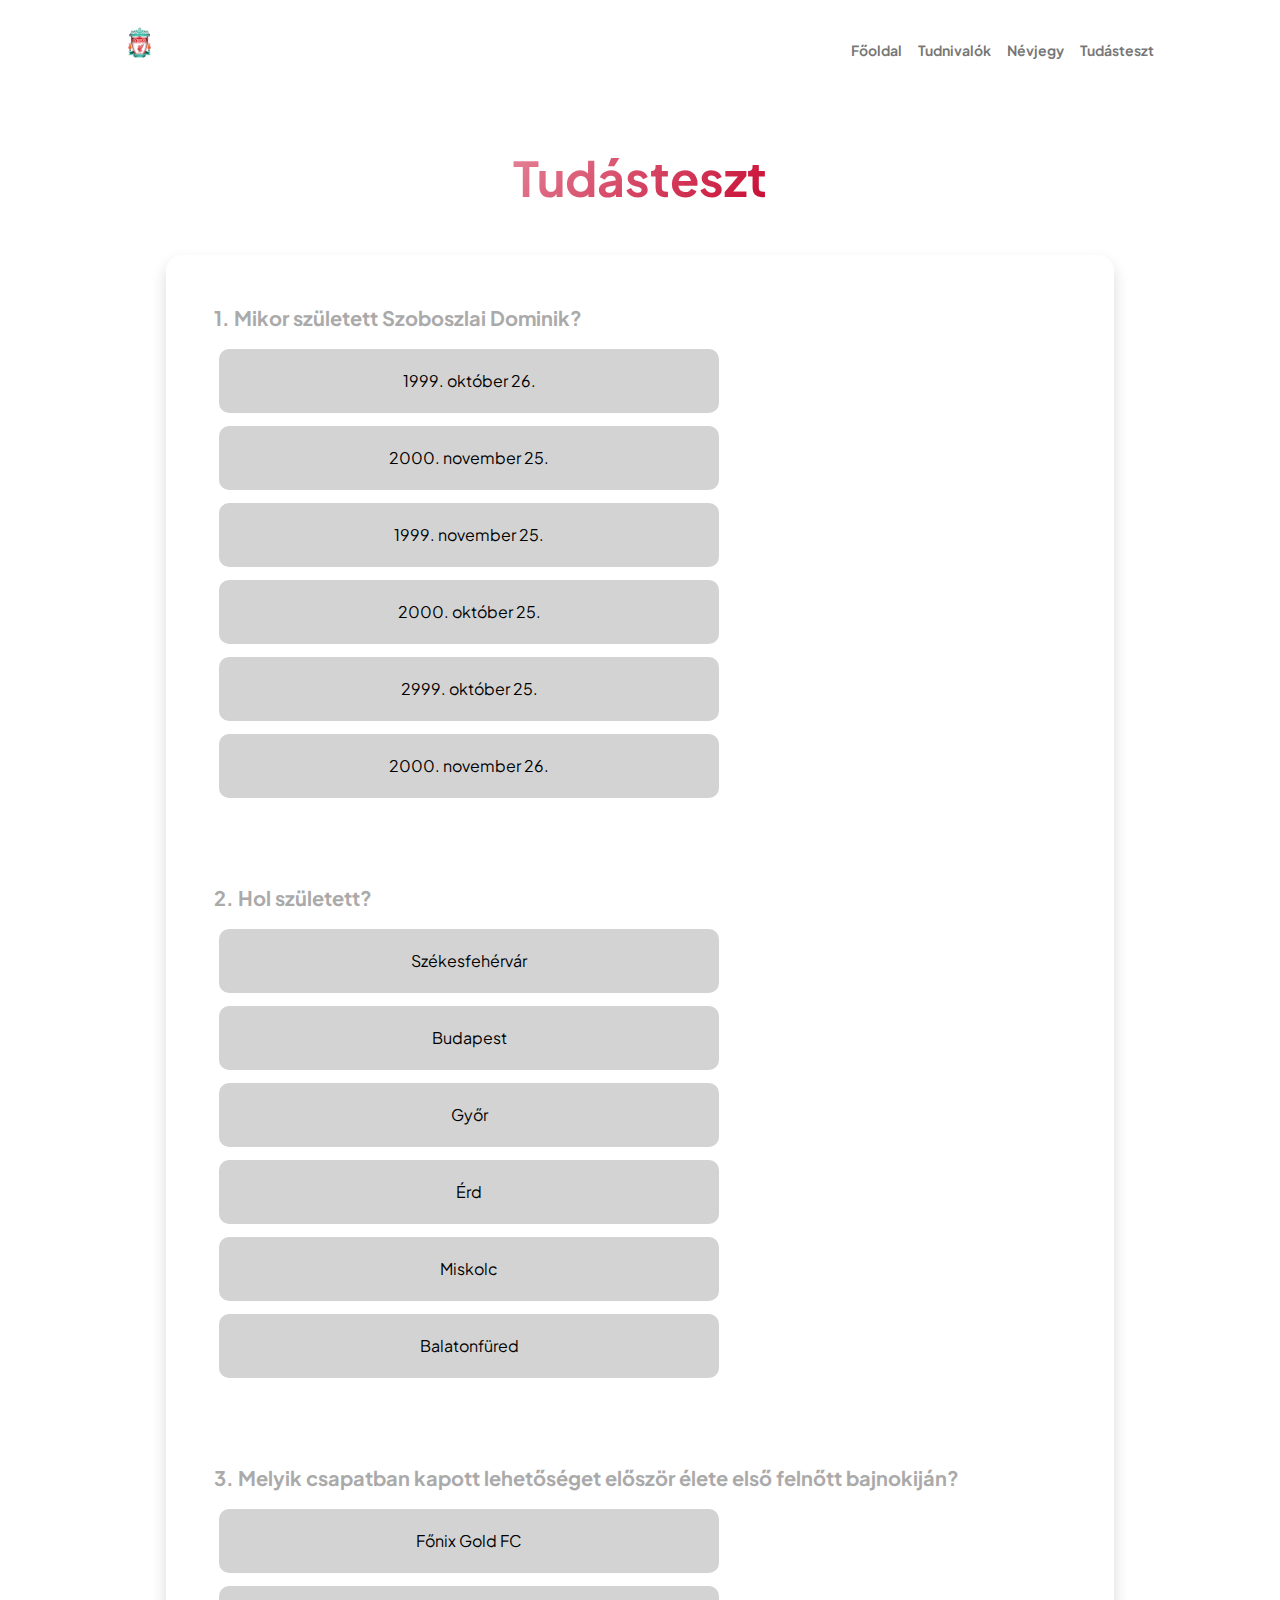
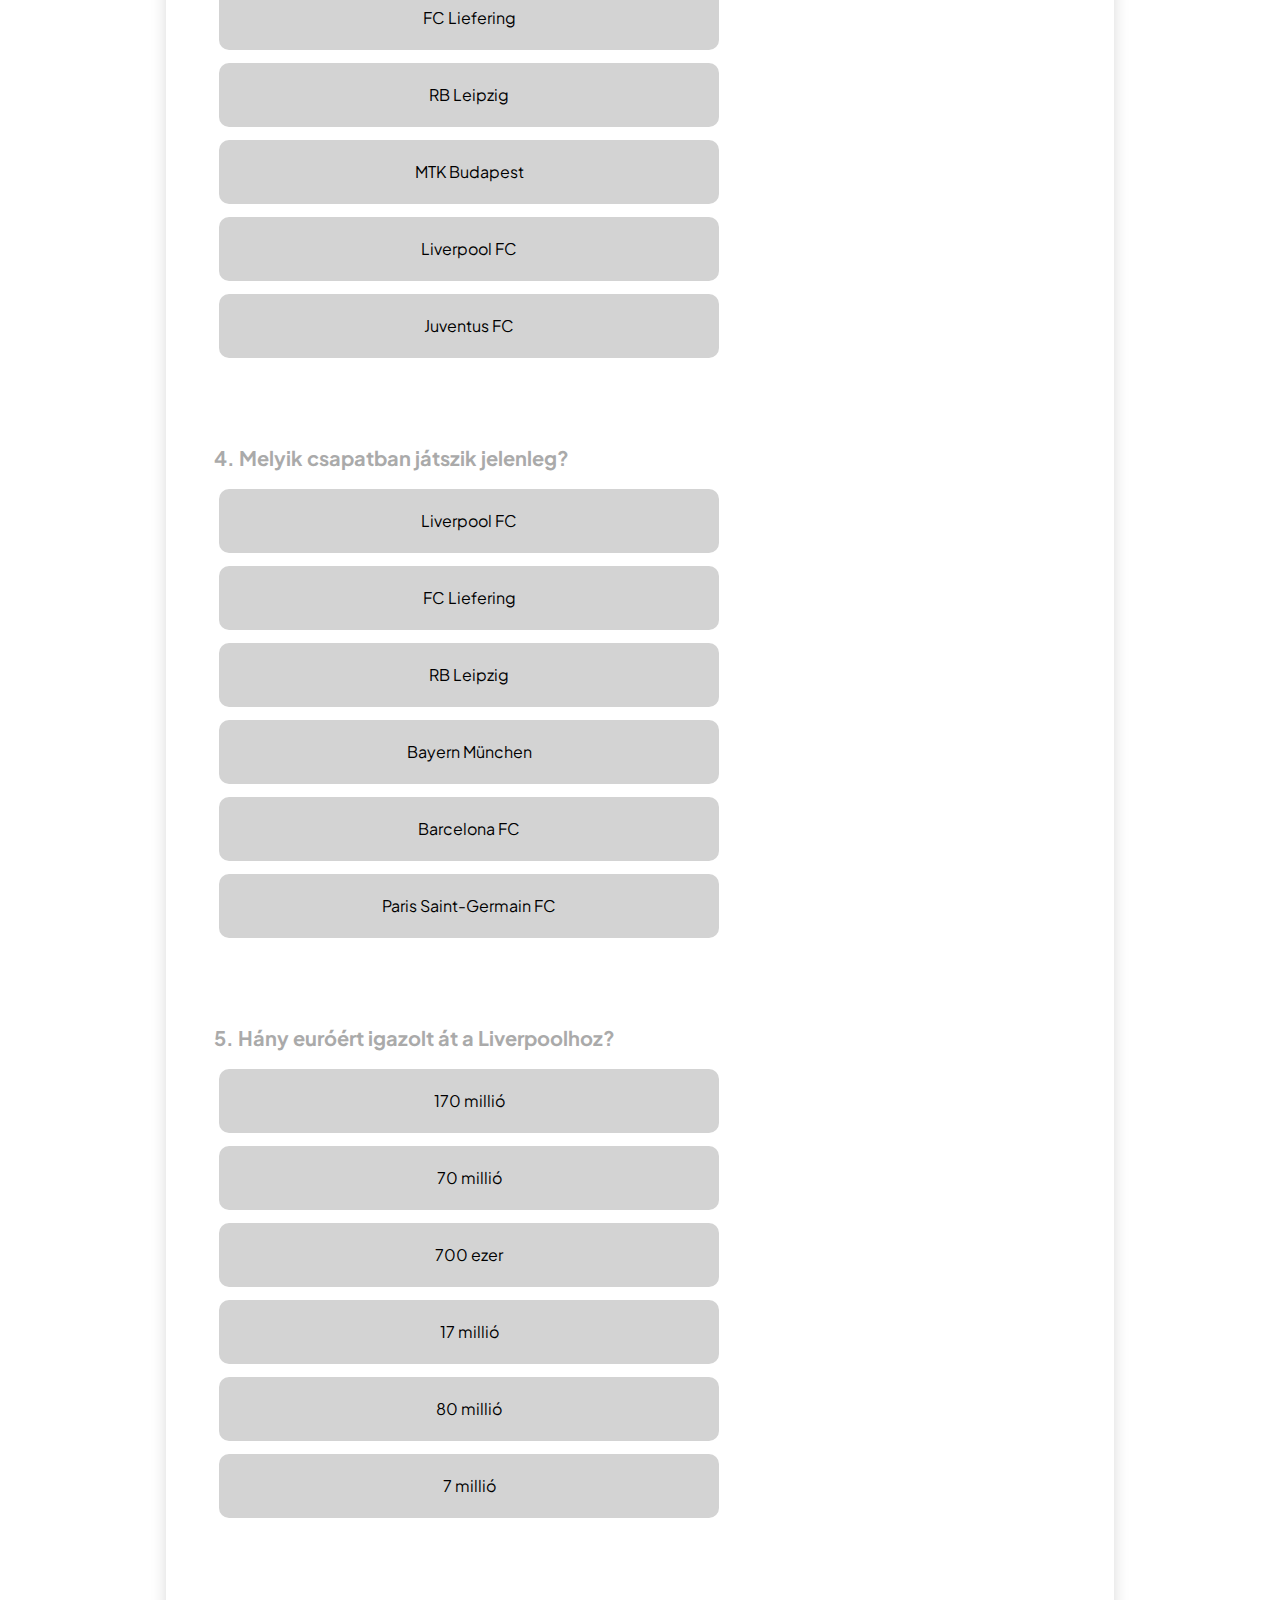
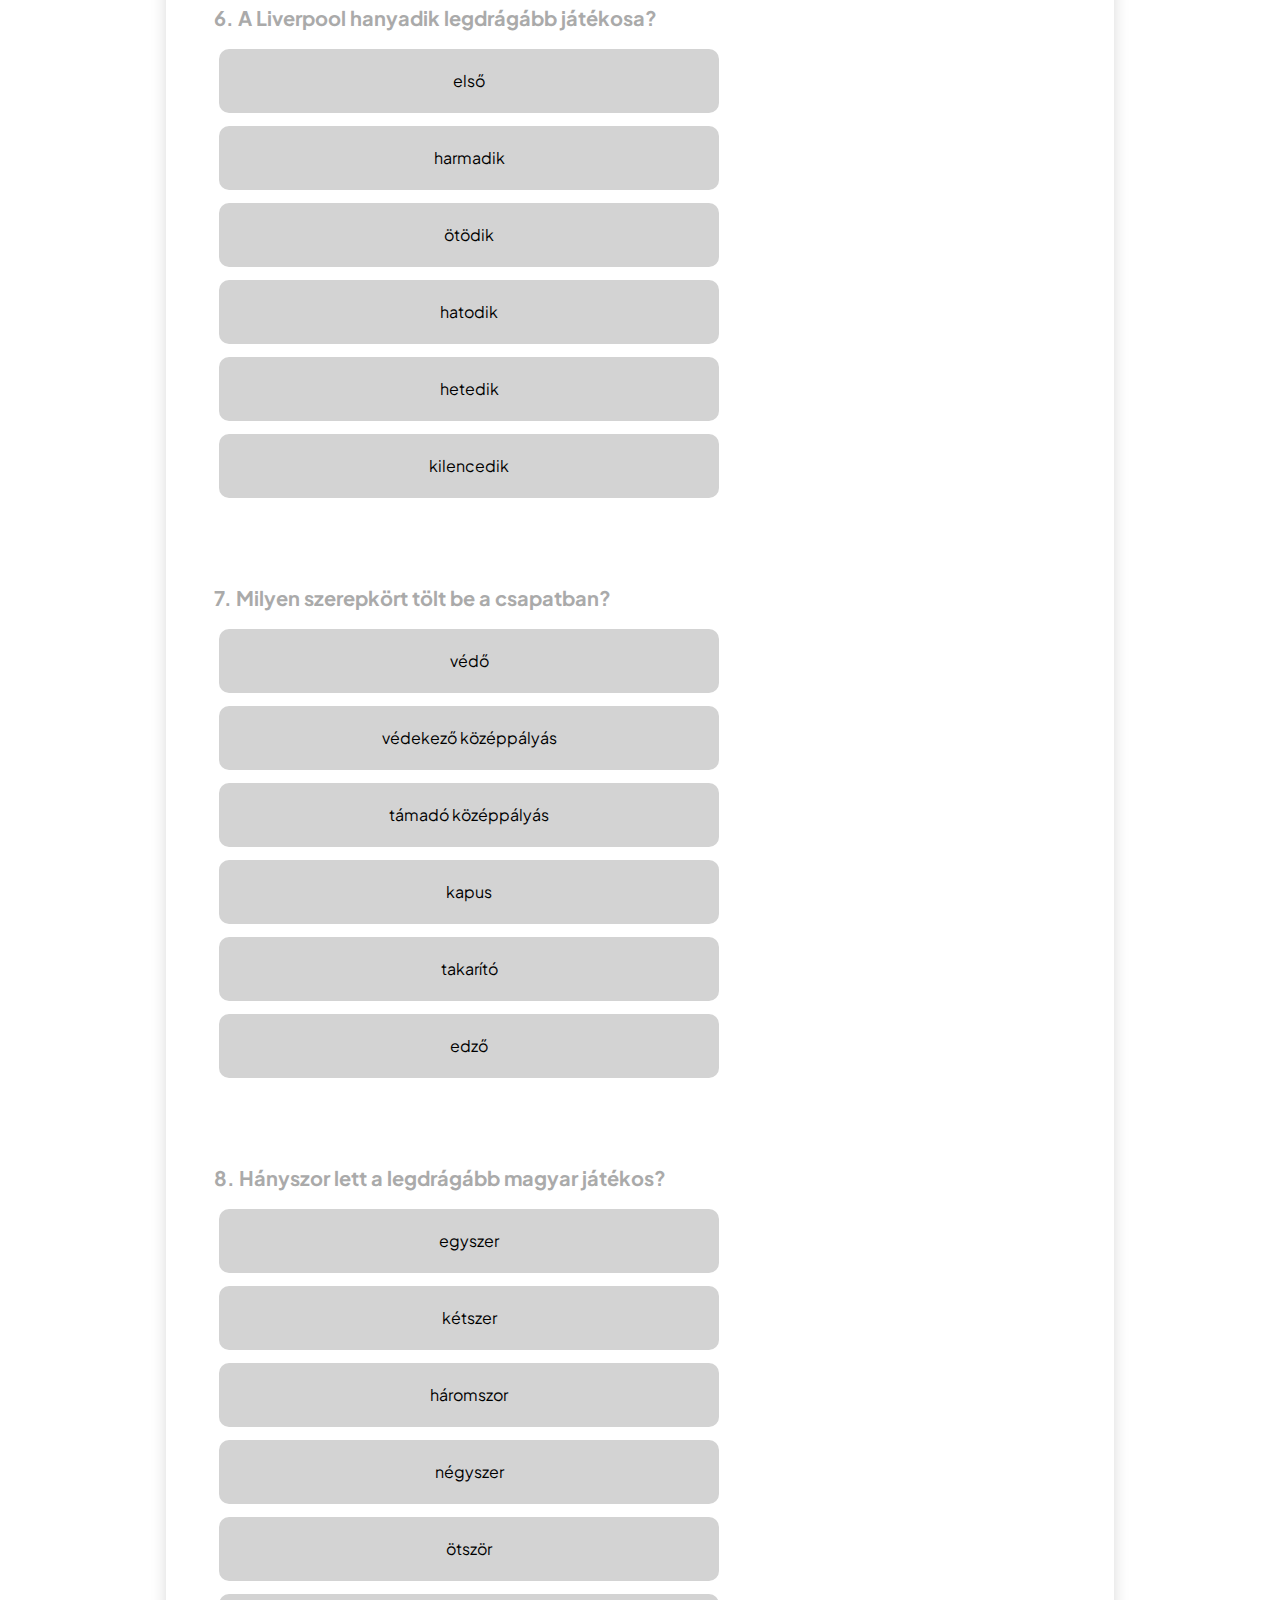
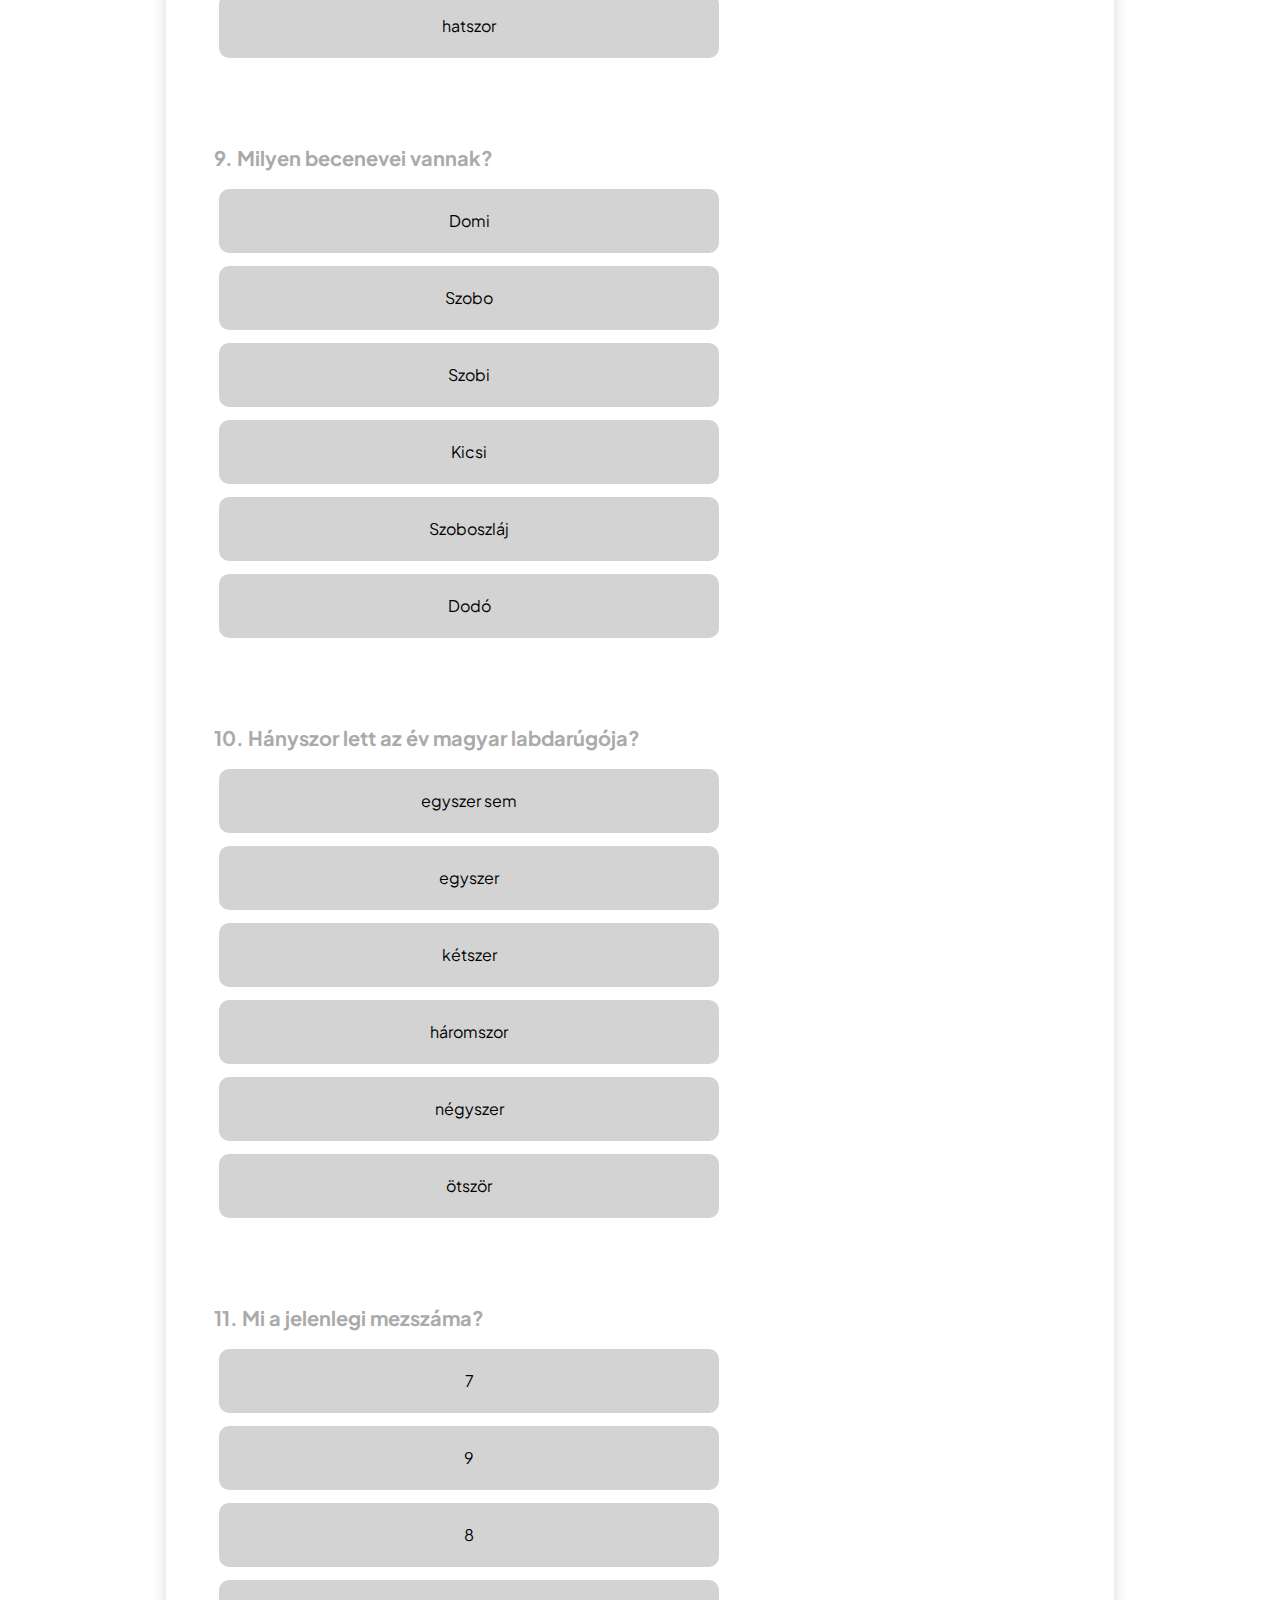
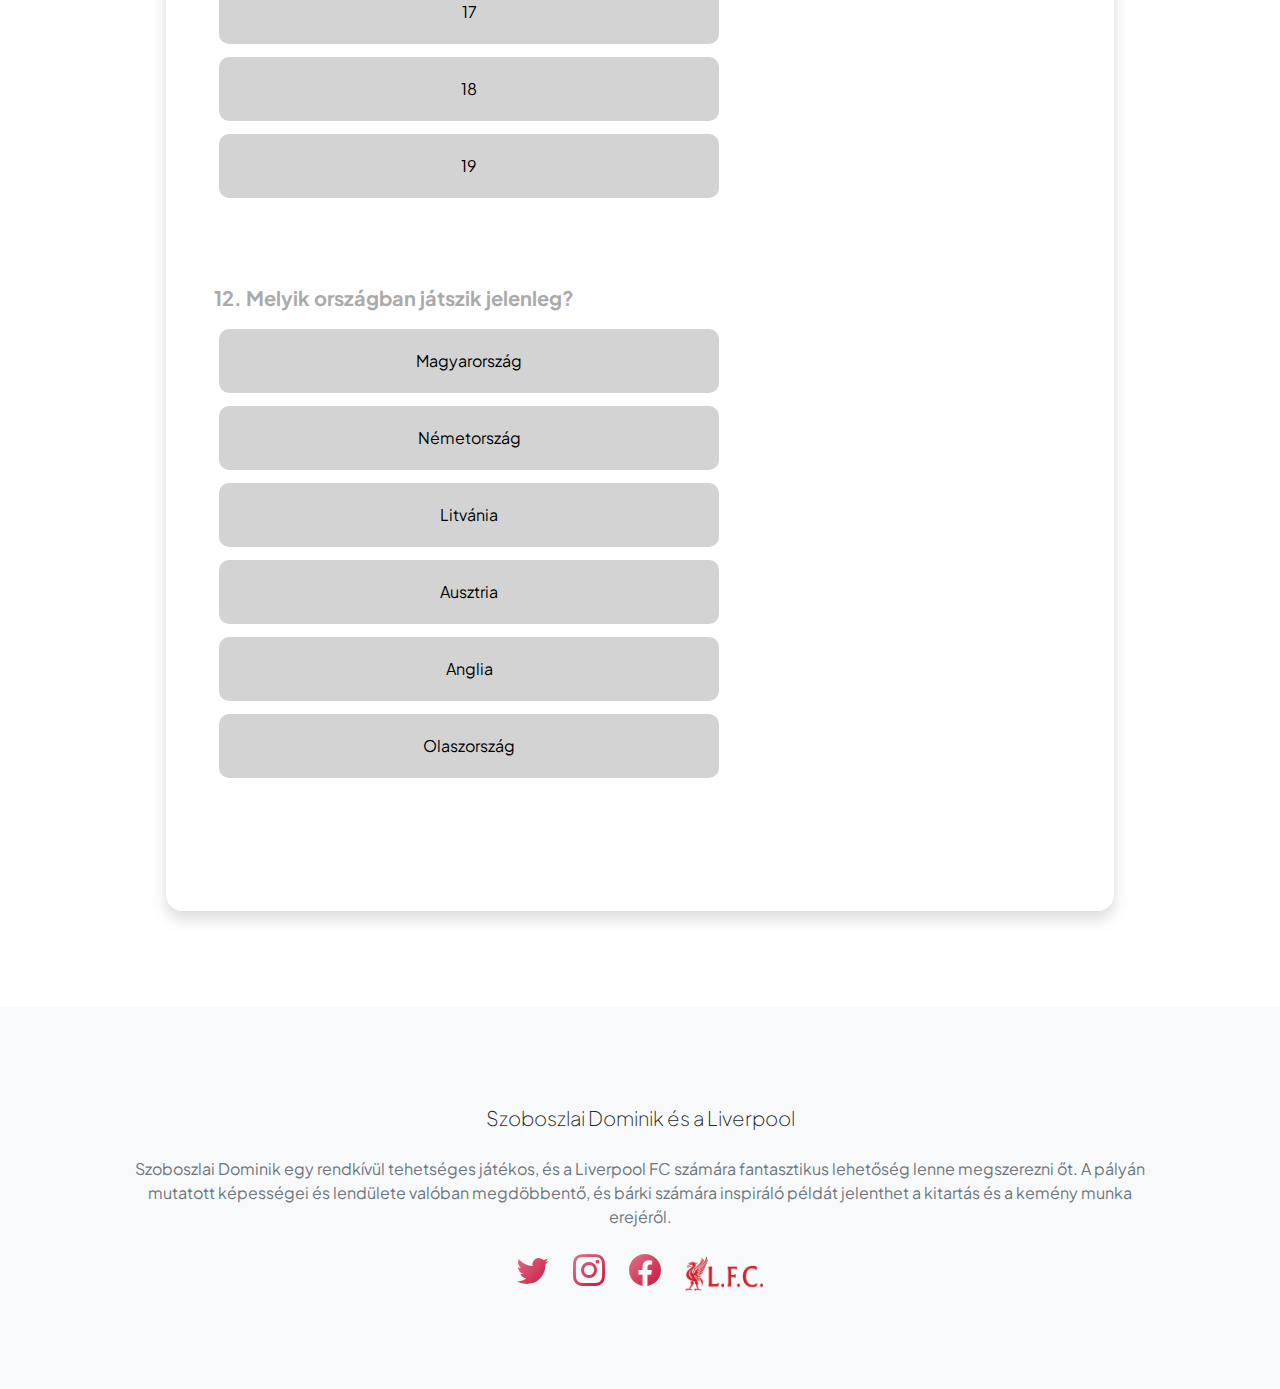
<file: tudasteszt.html>
<!DOCTYPE html>
<html lang="hu">
<head>
    <meta charset="utf-8" />
    <meta name="viewport" content="width=device-width, initial-scale=1, shrink-to-fit=no" />
    <meta name="description" content="" />
    <meta name="author" content="" />
    <title>Szoboszlai Dominik Rajongóioldal</title>
    <link rel="icon" type="image/x-icon" href="assets/football.ball.png"/>
    <link rel="preconnect" href="https://fonts.googleapis.com" />
    <link rel="preconnect" href="https://fonts.gstatic.com" crossorigin />
    <link href="https://fonts.googleapis.com/css2?family=Plus+Jakarta+Sans:wght@100;200;300;400;500;600;700;800;900&amp;display=swap" rel="stylesheet" />
    <link href="https://cdn.jsdelivr.net/npm/bootstrap-icons@1.8.1/font/bootstrap-icons.css" rel="stylesheet" />
    <script src="https://cdn.jsdelivr.net/npm/bootstrap@5.3.3/dist/js/bootstrap.bundle.min.js"></script>
    <link href="css/styles.css" rel="stylesheet" />
    <meta name="viewport" content="width=device-width, initial-scale=1.0">
    <style>
    .correct { color: green; }
    .incorrect { color: red; }
    </style>
</head>

<body>
<main class="flex-shrink-0">
    <nav class="navbar navbar-expand-lg navbar-light bg-white py-3">
        <div class="container px-5">

            <p>
                <span class="fw-bolder text-primary"><img class="navbar-brand" style="
                height: 53px;" src="assets/liverpoolbadgetransparentbackground-2.png" alt="">
                </span>
            </p>

            <button class="navbar-toggler" type="button" data-bs-toggle="collapse" data-bs-target="#navbarSupportedContent" aria-controls="navbarSupportedContent" aria-expanded="false" aria-label="Toggle navigation">
                <span class="navbar-toggler-icon">
                </span>
            </button>

            <div class="collapse navbar-collapse" id="navbarSupportedContent">
                <ul class="navbar-nav ms-auto mb-2 mb-lg-0 small fw-bolder">
                    <li class="nav-item">
                        <a class="nav-link" href="index.html">
                            Főoldal
                        </a>
                    </li>
                    <li class="nav-item">
                        <a class="nav-link" href="projects.html">
                            Tudnivalók
                        </a>
                    </li>
                    <li class="nav-item">
                        <a class="nav-link" href="Névjegy.html">
                            Névjegy
                        </a>
                    </li>
                    <li class="nav-item">
                        <a class="nav-link" href="tudasteszt.html">
                            Tudásteszt
                        </a>
                    </li>
                </ul>
            </div>
        </div>
    </nav>

    <section class="py-5">
        <div  class="container px-5 mb-5">
            <div class="text-center mb-5">
                <h1 class="display-5 fw-bolder mb-0">
                    <span class="text-gradient d-inline">
                        Tudásteszt
                    </span>
                </h1>
            </div>
        </div>

        <div class="row gx-5 justify-content-center">
            <div class="col-lg-11 col-xl-9 col-xxl-8">
                <div class="card overflow-hidden shadow rounded-4 border-0 mb-5">
                    <div class="card-body p-0">
                        <div class="d-flex align-items-center">
                            <div class="p-5">

                                <div class="quiz">
                                    <div class="question">
                                        <p class="kerdes">
                                            1. Mikor született Szoboszlai Dominik?
                                        </p>
                                        <button onclick="checkAnswer(1, 'a')" class="valaszlehetosegek">
                                            1999. október 26.
                                        </button>
                                        <button onclick="checkAnswer(1, 'b')" class="valaszlehetosegek">
                                            2000. november 25.
                                        </button><br>
                                        <button onclick="checkAnswer(1, 'c')" class="valaszlehetosegek">
                                            1999. november 25.
                                        </button>
                                        <button onclick="checkAnswer(1, 'd')" class="valaszlehetosegek">
                                            2000. október 25.
                                        </button><br>
                                        <button onclick="checkAnswer(1, 'e')" class="valaszlehetosegek">
                                            2999. október 25.
                                        </button>
                                        <button onclick="checkAnswer(1, 'f')" class="valaszlehetosegek">
                                            2000. november 26.
                                        </button>
                                        <div id="answer1">
                                        </div>
                                        <br>
                                        <br>
                                        <br>
                                    </div>
                                </div>

                                <div class="quiz">
                                    <div class="question">
                                        <p class="kerdes">
                                            2. Hol született?
                                        </p>
                                        <button onclick="checkAnswer(2, 'a')" class="valaszlehetosegek">
                                            Székesfehérvár
                                        </button>
                                        <button onclick="checkAnswer(2, 'b')" class="valaszlehetosegek">
                                            Budapest
                                        </button><br>
                                        <button onclick="checkAnswer(2, 'c')" class="valaszlehetosegek">
                                            Győr
                                        </button>
                                        <button onclick="checkAnswer(2, 'd')" class="valaszlehetosegek">
                                            Érd
                                        </button><br>
                                        <button onclick="checkAnswer(2, 'e')" class="valaszlehetosegek">
                                            Miskolc
                                        </button>
                                        <button onclick="checkAnswer(2, 'f')" class="valaszlehetosegek">
                                            Balatonfüred
                                        </button>
                                        <div id="answer2">
                                        </div>
                                        <br>
                                        <br>
                                        <br>
                                    </div>
                                </div>

                                <div class="quiz">
                                    <div class="question">
                                        <p class="kerdes">
                                            3. Melyik csapatban kapott lehetőséget először élete első felnőtt bajnokiján?
                                        </p>
                                        <button onclick="checkAnswer(3, 'a')" class="valaszlehetosegek">
                                            Főnix Gold FC
                                        </button>
                                        <button onclick="checkAnswer(3, 'b')" class="valaszlehetosegek">
                                            FC Liefering
                                        </button><br>
                                        <button onclick="checkAnswer(3, 'c')" class="valaszlehetosegek">
                                            RB Leipzig
                                        </button>
                                        <button onclick="checkAnswer(3, 'd')" class="valaszlehetosegek">
                                            MTK Budapest
                                        </button><br>
                                        <button onclick="checkAnswer(3, 'e')" class="valaszlehetosegek">
                                            Liverpool FC
                                        </button>
                                        <button onclick="checkAnswer(3, 'f')" class="valaszlehetosegek">
                                            Juventus FC
                                        </button>
                                        <div id="answer3">
                                        </div>
                                        <br>
                                        <br>
                                        <br>                             
                                    </div>
                                </div>

                                <div class="quiz">
                                    <div class="question">
                                        <p class="kerdes">
                                            4. Melyik csapatban játszik jelenleg?
                                        </p>
                                        <button onclick="checkAnswer(4, 'a')" class="valaszlehetosegek">
                                            Liverpool FC
                                        </button>
                                        <button onclick="checkAnswer(4, 'b')" class="valaszlehetosegek">
                                            FC Liefering
                                        </button><br>
                                        <button onclick="checkAnswer(4, 'c')" class="valaszlehetosegek">
                                            RB Leipzig
                                        </button>
                                        <button onclick="checkAnswer(4, 'd')" class="valaszlehetosegek">
                                            Bayern München
                                        </button><br>
                                        <button onclick="checkAnswer(4, 'e')" class="valaszlehetosegek">
                                            Barcelona FC
                                        </button>
                                        <button onclick="checkAnswer(4, 'f')" class="valaszlehetosegek">
                                            Paris Saint-Germain FC
                                        </button>
                                        <div id="answer4">
                                        </div>
                                        <br>
                                        <br>
                                        <br>
                                    </div>
                                </div>

                                <div class="quiz">
                                    <div class="question">
                                        <p class="kerdes">
                                            5. Hány euróért igazolt át a Liverpoolhoz?
                                        </p>
                                        <button onclick="checkAnswer(5, 'a')" class="valaszlehetosegek">
                                            170 millió
                                        </button>
                                        <button onclick="checkAnswer(5, 'b')" class="valaszlehetosegek">
                                            70 millió
                                        </button><br>
                                        <button onclick="checkAnswer(5, 'c')" class="valaszlehetosegek">
                                            700 ezer
                                        </button>
                                        <button onclick="checkAnswer(5, 'd')" class="valaszlehetosegek">
                                            17 millió
                                        </button><br>
                                        <button onclick="checkAnswer(5, 'e')" class="valaszlehetosegek">
                                            80 millió
                                        </button>
                                        <button onclick="checkAnswer(5, 'f')" class="valaszlehetosegek">
                                            7 millió
                                        </button>
                                        <div id="answer5">
                                        </div>
                                        <br>
                                        <br>
                                        <br>
                                    </div>
                                </div>

                                <div class="quiz">
                                    <div class="question">
                                        <p class="kerdes">
                                            6. A Liverpool hanyadik legdrágább játékosa?
                                        </p>
                                        <button onclick="checkAnswer(6, 'a')" class="valaszlehetosegek">
                                            első
                                        </button>
                                        <button onclick="checkAnswer(6, 'b')" class="valaszlehetosegek">
                                            harmadik
                                        </button><br>
                                        <button onclick="checkAnswer(6, 'c')" class="valaszlehetosegek">
                                            ötödik
                                        </button>
                                        <button onclick="checkAnswer(6, 'd')" class="valaszlehetosegek">
                                            hatodik
                                        </button><br>
                                        <button onclick="checkAnswer(6, 'e')" class="valaszlehetosegek">
                                            hetedik
                                        </button>
                                        <button onclick="checkAnswer(6, 'f')" class="valaszlehetosegek">
                                            kilencedik
                                        </button>
                                        <div id="answer6">
                                        </div>
                                        <br>
                                        <br>
                                        <br>
                                    </div>
                                </div>

                                <div class="quiz">
                                    <div class="question">
                                        <p class="kerdes">
                                            7. Milyen szerepkört tölt be a csapatban?
                                        </p>
                                        <button onclick="checkAnswer(7, 'a')" class="valaszlehetosegek">
                                            védő
                                        </button>
                                        <button onclick="checkAnswer(7, 'b')" class="valaszlehetosegek">
                                            védekező középpályás
                                        </button><br>
                                        <button onclick="checkAnswer(7, 'c')" class="valaszlehetosegek">
                                            támadó középpályás
                                        </button>
                                        <button onclick="checkAnswer(7, 'd')" class="valaszlehetosegek">
                                            kapus
                                        </button><br>
                                        <button onclick="checkAnswer(7, 'e')" class="valaszlehetosegek">
                                            takarító
                                        </button>
                                        <button onclick="checkAnswer(1, 'd')" class="valaszlehetosegek">
                                            edző
                                        </button>
                                        <div id="answer7">
                                        </div>
                                        <br>
                                        <br>
                                        <br>
                                    </div>
                                </div>

                                <div class="quiz">
                                    <div class="question">
                                        <p class="kerdes">
                                            8. Hányszor lett a legdrágább magyar játékos?
                                        </p>
                                        <button onclick="checkAnswer(8, 'a')" class="valaszlehetosegek">
                                            egyszer
                                        </button>
                                        <button onclick="checkAnswer(8, 'b')" class="valaszlehetosegek">
                                            kétszer
                                        </button><br>
                                        <button onclick="checkAnswer(8, 'c')" class="valaszlehetosegek">
                                            háromszor
                                        </button>
                                        <button onclick="checkAnswer(8, 'd')" class="valaszlehetosegek">
                                            négyszer
                                        </button><br>
                                        <button onclick="checkAnswer(8, 'e')" class="valaszlehetosegek">
                                            ötször
                                        </button>
                                        <button onclick="checkAnswer(8, 'f')" class="valaszlehetosegek">
                                            hatszor
                                        </button>
                                        <div id="answer8">
                                        </div>
                                        <br>
                                        <br>
                                        <br>
                                    </div>
                                </div>

                                <div class="quiz">
                                    <div class="question">
                                        <p class="kerdes">
                                            9. Milyen becenevei vannak?
                                        </p>
                                        <button onclick="checkAnswer(9, 'a')" class="valaszlehetosegek">
                                            Domi
                                        </button>
                                        <button onclick="checkAnswer(9, 'a')" class="valaszlehetosegek">
                                            Szobo
                                        </button><br>
                                        <button onclick="checkAnswer(9, 'a')" class="valaszlehetosegek">
                                            Szobi
                                        </button>
                                        <button onclick="checkAnswer(9, 'a')" class="valaszlehetosegek">
                                            Kicsi
                                        </button><br>
                                        <button onclick="checkAnswer(9, 'a')" class="valaszlehetosegek">
                                            Szoboszláj
                                        </button>
                                        <button onclick="checkAnswer(9, 'b')" class="valaszlehetosegek">
                                            Dodó
                                        </button>
                                        <div id="answer9">
                                        </div>
                                        <br>
                                        <br>
                                        <br>
                                    </div>
                                </div>

                                <div class="quiz">
                                    <div class="question">
                                        <p class="kerdes">
                                            10. Hányszor lett az év magyar labdarúgója?
                                        </p>
                                        <button onclick="checkAnswer(10, 'a')" class="valaszlehetosegek">
                                            egyszer sem
                                        </button>
                                        <button onclick="checkAnswer(10, 'b')" class="valaszlehetosegek">
                                            egyszer
                                        </button><br>
                                        <button onclick="checkAnswer(10, 'c')" class="valaszlehetosegek">
                                            kétszer
                                        </button>
                                        <button onclick="checkAnswer(10, 'd')" class="valaszlehetosegek">
                                            háromszor
                                        </button><br>
                                        <button onclick="checkAnswer(10, 'e')" class="valaszlehetosegek">
                                            négyszer
                                        </button>
                                        <button onclick="checkAnswer(10, 'f')" class="valaszlehetosegek">
                                            ötször
                                        </button>
                                        <div id="answer10">
                                        </div>
                                        <br>
                                        <br>
                                        <br>
                                    </div>
                                </div>

                                <div class="quiz">
                                    <div class="question">
                                        <p class="kerdes">
                                            11. Mi a jelenlegi mezszáma?
                                        </p>
                                        <button onclick="checkAnswer(11, 'a')" class="valaszlehetosegek">
                                            7
                                        </button>
                                        <button onclick="checkAnswer(11, 'b')" class="valaszlehetosegek">
                                            9
                                        </button><br>
                                        <button onclick="checkAnswer(11, 'c')" class="valaszlehetosegek">
                                            8
                                        </button>
                                        <button onclick="checkAnswer(11, 'd')" class="valaszlehetosegek">
                                            17
                                        </button><br>
                                        <button onclick="checkAnswer(11, 'e')" class="valaszlehetosegek">
                                            18
                                        </button>
                                        <button onclick="checkAnswer(11, 'f')" class="valaszlehetosegek">
                                            19
                                        </button>
                                        <div id="answer11">
                                        </div>
                                        <br>
                                        <br>
                                        <br>
                                    </div>
                                </div>

                                <div class="quiz">
                                    <div class="question">
                                        <p class="kerdes">
                                            12. Melyik országban játszik jelenleg?
                                        </p>
                                        <button onclick="checkAnswer(12, 'a')" class="valaszlehetosegek">
                                            Magyarország
                                        </button>
                                        <button onclick="checkAnswer(12, 'b')" class="valaszlehetosegek">
                                            Németország
                                        </button><br>
                                        <button onclick="checkAnswer(12, 'c')" class="valaszlehetosegek">
                                            Litvánia
                                        </button>
                                        <button onclick="checkAnswer(12, 'd')" class="valaszlehetosegek">
                                            Ausztria
                                        </button>
                                        <button onclick="checkAnswer(12, 'e')" class="valaszlehetosegek">
                                            Anglia
                                        </button>
                                        <button onclick="checkAnswer(12, 'f')" class="valaszlehetosegek">
                                            Olaszország
                                        </button>
                                        <div id="answer12">
                                        </div>
                                        <br>
                                        <br>
                                        <br>
                                    </div>
                                </div>

                            </div>
                        </div>
                    </div>
                </div>
            </div>
        </div>
    </section>
</main>




<script>
    function checkAnswer(questionNumber, answer) {
    const correctAnswers = {
        1: 'd',
        2: 'a',
        3: 'c',
        4: 'a',
        5: 'b',
        6: 'b',
        7: 'c',
        8: 'b',
        9: 'a',
        10: 'c',
        11: 'c',
        12: 'e'
    };

    const resultElement = document.getElementById('answer' + questionNumber);
    if (answer === correctAnswers[questionNumber]) {
        resultElement.innerHTML = '<span class="correct">Helyes válasz!</span>';
    } else {
        resultElement.innerHTML = '<span class="incorrect">Helytelen válasz. Próbáld újra!</span>';
    }
    }
    {
    document.getElementById('result').innerHTML = "Pontszám: " + score + "/" + totalQuestions;
    }
</script>




<main class="flex-shrink-0">
    <section class="bg-light py-5">
        <div class="container px-5">
            <div class="row gx-5 justify-content-center">
                <div class="col-xxl-8">
                    <div class="text-center my-5">
                        <h2 class="display-5 fw-bolder">
                            <span class="text-gradient d-inline">
                            </span>
                        </h2>
                        <p class="lead fw-light mb-4">
                            Szoboszlai Dominik és a Liverpool
                        </p>
                        <p class="text-muted">
                            Szoboszlai Dominik egy rendkívül tehetséges játékos, és a Liverpool FC
                            számára fantasztikus lehetőség lenne megszerezni őt. A pályán mutatott 
                            képességei és lendülete valóban megdöbbentő, és bárki számára inspiráló 
                            példát jelenthet a kitartás és a kemény munka erejéről.
                        </p>
                        <div class="d-flex justify-content-center fs-2 gap-4">
                            <a target="_blank" class="text-gradient" href="https://twitter.com/Dom_Szoboszlai">
                                <i class="bi bi-twitter">
                                </i>
                            </a>
                            <a target="_blank" class="text-gradient"
                                href="https://www.instagram.com/szoboszlaidominik/">
                                <i class="bi bi-instagram">
                                </i>
                            </a>
                            <a target="_blank" class="text-gradient"
                                href="https://www.facebook.com/dominikszoboszlaiofficial">
                                <i class="bi bi-facebook">
                                </i>
                            </a>
                            <a target="_blank" class="text-gradient" href="https://video.liverpoolfc.com/">
                                <img style="height: 35px; align-items: top;" src="assets/liverpool-logo-liverpool.png" alt="L. F. C.">
                            </a>
                        </div>
                    </div>
                </div>
            </div>
        </div>
    </section>
</main>

</body>
</html>
</file>
